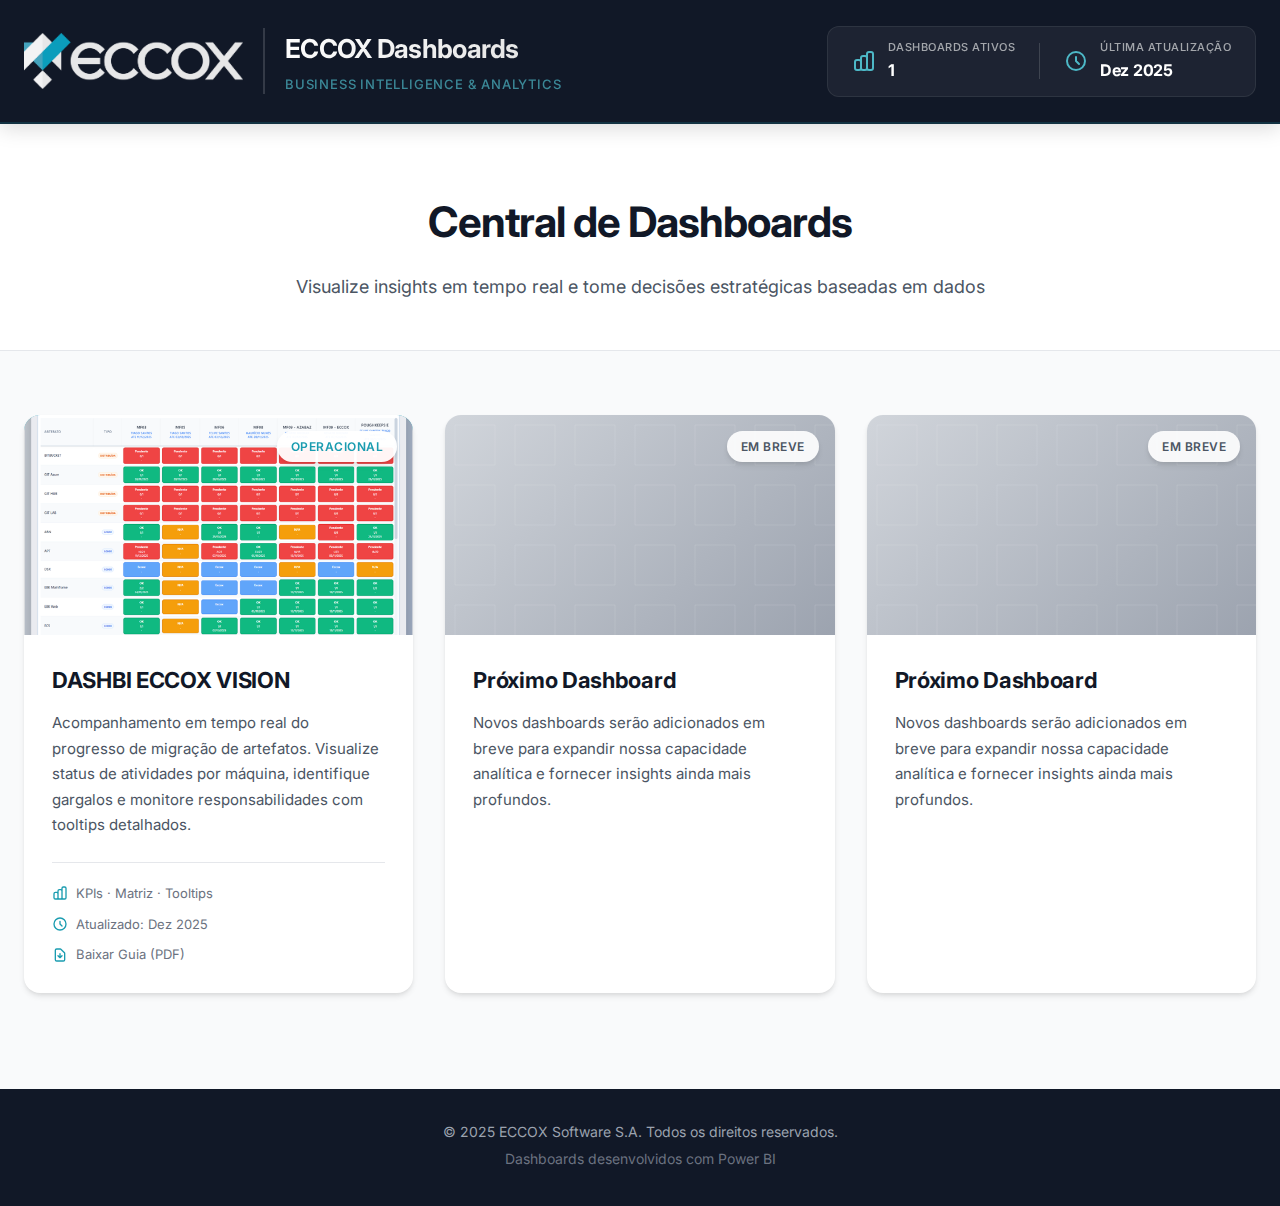
<file: index.html>
<!DOCTYPE html>
<html lang="pt-BR">
<head>
    <meta charset="UTF-8">
    <meta name="viewport" content="width=device-width, initial-scale=1.0">
    <meta name="description" content="Galeria de Dashboards - ECCOX Software">
    <title>Dashboards ECCOX | Business Intelligence</title>
    <link rel="stylesheet" href="assets/css/style.css">
    <link rel="preconnect" href="https://fonts.googleapis.com">
    <link rel="preconnect" href="https://fonts.gstatic.com" crossorigin>
    <link href="https://fonts.googleapis.com/css2?family=Inter:wght@300;400;500;600;700&display=swap" rel="stylesheet">
</head>
<body>
    <!-- Header -->
    <header class="header">
        <div class="container">
            <div class="header-content">
                <div class="logo-section">
                    <img src="assets/images/eccox-logo.png" alt="ECCOX Logo" class="logo">
                    <div class="logo-text">
                        <h1>ECCOX Dashboards</h1>
                        <p>Business Intelligence & Analytics</p>
                    </div>
                </div>
                <nav class="header-nav">
                    <div class="nav-stats">
                        <div class="stat-item">
                            <svg class="stat-icon" fill="none" stroke="currentColor" viewBox="0 0 24 24">
                                <path stroke-linecap="round" stroke-linejoin="round" stroke-width="2" d="M9 19v-6a2 2 0 00-2-2H5a2 2 0 00-2 2v6a2 2 0 002 2h2a2 2 0 002-2zm0 0V9a2 2 0 012-2h2a2 2 0 012 2v10m-6 0a2 2 0 002 2h2a2 2 0 002-2m0 0V5a2 2 0 012-2h2a2 2 0 012 2v14a2 2 0 01-2 2h-2a2 2 0 01-2-2z"></path>
                            </svg>
                            <div class="stat-content">
                                <span class="stat-label">Dashboards Ativos</span>
                                <span class="stat-value">1</span>
                            </div>
                        </div>
                        <div class="stat-divider"></div>
                        <div class="stat-item">
                            <svg class="stat-icon" fill="none" stroke="currentColor" viewBox="0 0 24 24">
                                <path stroke-linecap="round" stroke-linejoin="round" stroke-width="2" d="M12 8v4l3 3m6-3a9 9 0 11-18 0 9 9 0 0118 0z"></path>
                            </svg>
                            <div class="stat-content">
                                <span class="stat-label">Última Atualização</span>
                                <span class="stat-value">Dez 2025</span>
                            </div>
                        </div>
                    </div>
                </nav>
            </div>
        </div>
    </header>

    <!-- Hero Section -->
    <section class="hero">
        <div class="container">
            <div class="hero-content">
                <h2 class="hero-title">Central de Dashboards</h2>
                <p class="hero-subtitle">Visualize insights em tempo real e tome decisões estratégicas baseadas em dados</p>
            </div>
        </div>
    </section>

    <!-- Dashboards Gallery -->
    <section class="gallery">
        <div class="container">
            <div class="gallery-grid">
                
                <!-- Dashboard Card 1 - ECCOX Vision -->
                <article class="dashboard-card">
                    <div class="card-image">
                        <img src="assets/images/previews/eccox-vision-preview.png" alt="ECCOX Vision Dashboard Preview" class="preview-image">
                        <div class="card-badge">Operacional</div>
                        <div class="card-overlay">
                            <a href="dashboards/eccox-vision.html" class="btn-view">Visualizar Dashboard</a>
                        </div>
                    </div>
                    <div class="card-content">
                        <h3 class="card-title">DASHBI ECCOX VISION</h3>
                        <p class="card-description">
                            Acompanhamento em tempo real do progresso de migração de artefatos. 
                            Visualize status de atividades por máquina, identifique gargalos e 
                            monitore responsabilidades com tooltips detalhados.
                        </p>
                        <div class="card-meta">
                            <div class="meta-item">
                                <svg class="icon" fill="none" stroke="currentColor" viewBox="0 0 24 24">
                                    <path stroke-linecap="round" stroke-linejoin="round" stroke-width="2" d="M9 19v-6a2 2 0 00-2-2H5a2 2 0 00-2 2v6a2 2 0 002 2h2a2 2 0 002-2zm0 0V9a2 2 0 012-2h2a2 2 0 012 2v10m-6 0a2 2 0 002 2h2a2 2 0 002-2m0 0V5a2 2 0 012-2h2a2 2 0 012 2v14a2 2 0 01-2 2h-2a2 2 0 01-2-2z"></path>
                                </svg>
                                <span>KPIs · Matriz · Tooltips</span>
                            </div>
                            <div class="meta-item">
                                <svg class="icon" fill="none" stroke="currentColor" viewBox="0 0 24 24">
                                    <path stroke-linecap="round" stroke-linejoin="round" stroke-width="2" d="M12 8v4l3 3m6-3a9 9 0 11-18 0 9 9 0 0118 0z"></path>
                                </svg>
                                <span>Atualizado: Dez 2025</span>
                            </div>
                            <div class="meta-item">
                            <svg class="icon" fill="none" stroke="currentColor" viewBox="0 0 24 24">
                                <path stroke-linecap="round" stroke-linejoin="round" stroke-width="2" d="M12 10v6m0 0l-3-3m3 3l3-3m2 8H7a2 2 0 01-2-2V5a2 2 0 012-2h5.586a1 1 0 01.707.293l5.414 5.414a1 1 0 01.293.707V19a2 2 0 01-2 2z"></path>
                            </svg>
                            <a href="assets/docs/Guia Dashboard EccoxVision.pdf" download class="guide-link">Baixar Guia (PDF)</a>
                        </div>
                        </div>
                    </div>
                </article>

                <!-- Placeholder Card 2 -->
                <article class="dashboard-card card-placeholder">
                    <div class="card-image placeholder-image">
                        <div class="card-badge">Em Breve</div>
                    </div>
                    <div class="card-content">
                        <h3 class="card-title">Próximo Dashboard</h3>
                        <p class="card-description">
                            Novos dashboards serão adicionados em breve para expandir 
                            nossa capacidade analítica e fornecer insights ainda mais profundos.
                        </p>
                    </div>
                </article>

                <!-- Placeholder Card 3 -->
                <article class="dashboard-card card-placeholder">
                    <div class="card-image placeholder-image">
                        <div class="card-badge">Em Breve</div>
                    </div>
                    <div class="card-content">
                        <h3 class="card-title">Próximo Dashboard</h3>
                        <p class="card-description">
                            Novos dashboards serão adicionados em breve para expandir 
                            nossa capacidade analítica e fornecer insights ainda mais profundos.
                        </p>
                    </div>
                </article>

            </div>
        </div>
    </section>

    <!-- Footer -->
    <footer class="footer">
        <div class="container">
            <div class="footer-content">
                <p>&copy; 2025 ECCOX Software S.A. Todos os direitos reservados.</p>
                <p class="footer-note">Dashboards desenvolvidos com Power BI</p>
            </div>
        </div>
    </footer>

    <script src="assets/js/main.js"></script>
</body>
</html>
</file>
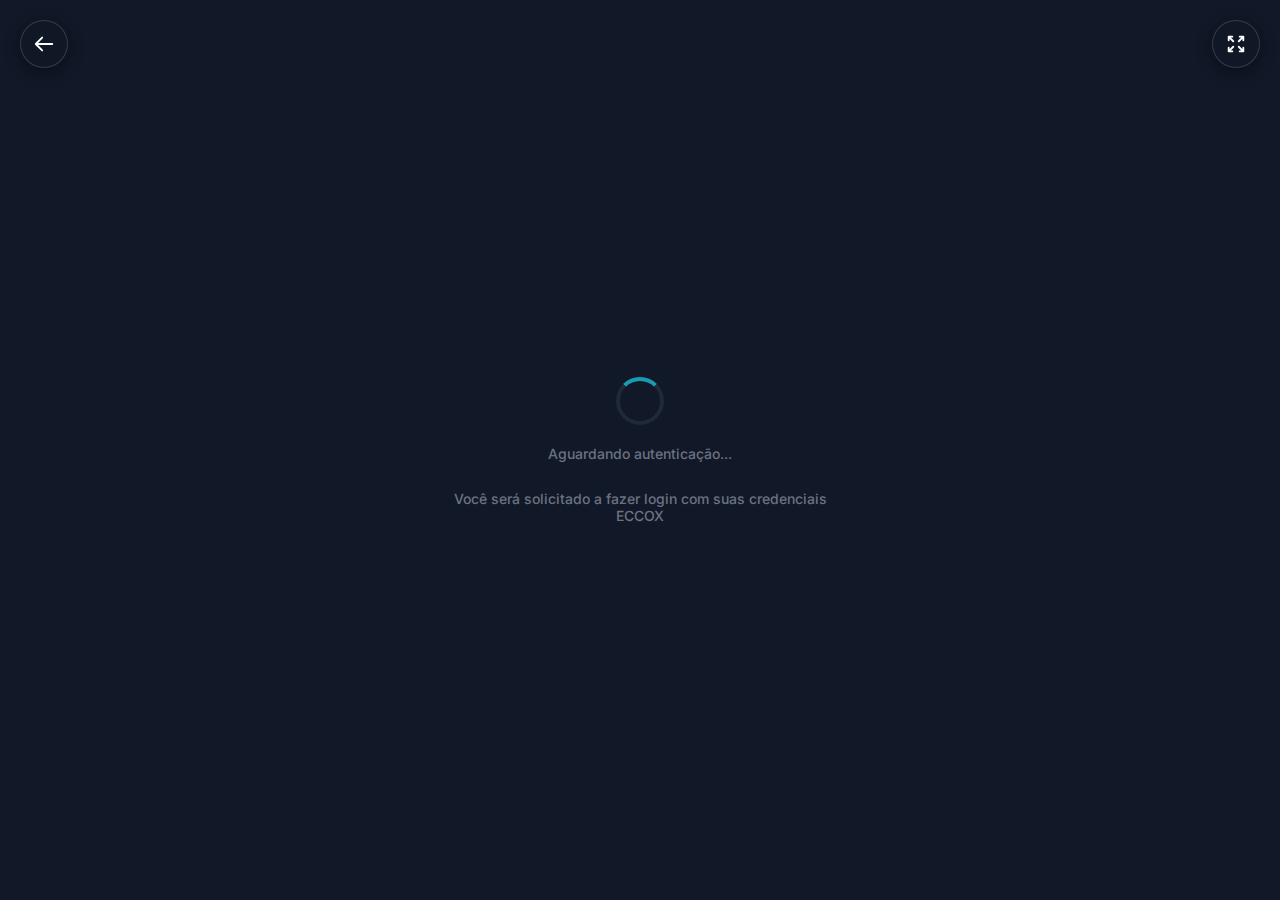
<file: dashboards/eccox-vision.html>
<!DOCTYPE html>
<html lang="pt-BR">
<head>
    <meta charset="UTF-8">
    <meta name="viewport" content="width=device-width, initial-scale=1.0">
    <meta name="description" content="DASHBI ECCOX VISION - Dashboard de Migração de Artefatos">
    <title>DASHBI ECCOX VISION | ECCOX Dashboards</title>
    <link rel="stylesheet" href="../assets/css/dashboard.css">
    <link rel="preconnect" href="https://fonts.googleapis.com">
    <link rel="preconnect" href="https://fonts.gstatic.com" crossorigin>
    <link href="https://fonts.googleapis.com/css2?family=Inter:wght@300;400;500;600;700&display=swap" rel="stylesheet">
</head>
<body>
    <!-- Floating Buttons -->
    <a href="../index.html" class="floating-back" title="Voltar à Galeria">
        <svg class="icon" fill="none" stroke="currentColor" viewBox="0 0 24 24">
            <path stroke-linecap="round" stroke-linejoin="round" stroke-width="2" d="M10 19l-7-7m0 0l7-7m-7 7h18"></path>
        </svg>
    </a>
    <button class="floating-fullscreen" onclick="toggleFullscreen()" title="Tela Cheia">
        <svg class="icon" fill="none" stroke="currentColor" viewBox="0 0 24 24">
            <path stroke-linecap="round" stroke-linejoin="round" stroke-width="2" d="M4 8V4m0 0h4M4 4l5 5m11-1V4m0 0h-4m4 0l-5 5M4 16v4m0 0h4m-4 0l5-5m11 5l-5-5m5 5v-4m0 4h-4"></path>
        </svg>
    </button>

    <!-- Dashboard Container -->
    <main class="dashboard-container">
        <div class="dashboard-wrapper">
            <iframe 
                id="powerbiFrame"
                title="DASHBI-ECCOX-VISION" 
                width="100%" 
                height="100%" 
                src="https://app.powerbi.com/reportEmbed?reportId=c04ddcda-da0c-4f96-b4ba-da31e63247c9&autoAuth=true&ctid=53375b1f-f7ee-4241-bec6-0606e553e414&filterPaneEnabled=false&navContentPaneEnabled=false" 
                frameborder="0" 
                allowFullScreen="true"
                class="dashboard-iframe">
            </iframe>
        </div>

        <!-- Loading Overlay -->
        <div class="loading-overlay" id="loadingOverlay">
            <div class="loading-spinner"></div>
            <p>Aguardando autenticação...</p>
            <p class="loading-info">Você será solicitado a fazer login com suas credenciais ECCOX</p>
        </div>

        <!-- Auth Instructions Overlay -->
        <div class="auth-overlay" id="authOverlay" style="display: none;">
            <div class="auth-card">
                <svg class="auth-icon" fill="none" stroke="currentColor" viewBox="0 0 24 24">
                    <path stroke-linecap="round" stroke-linejoin="round" stroke-width="2" d="M12 15v2m-6 4h12a2 2 0 002-2v-6a2 2 0 00-2-2H6a2 2 0 00-2 2v6a2 2 0 002 2zm10-10V7a4 4 0 00-8 0v4h8z"></path>
                </svg>
                <h3>Autenticação Necessária</h3>
                <p>Para visualizar este dashboard, você precisa estar autenticado com uma conta Microsoft da ECCOX.</p>
                <button class="btn-auth" onclick="reloadDashboard()">
                    <svg class="icon" fill="none" stroke="currentColor" viewBox="0 0 24 24">
                        <path stroke-linecap="round" stroke-linejoin="round" stroke-width="2" d="M4 4v5h.582m15.356 2A8.001 8.001 0 004.582 9m0 0H9m11 11v-5h-.581m0 0a8.003 8.003 0 01-15.357-2m15.357 2H15"></path>
                    </svg>
                    Tentar Novamente
                </button>
                <p class="auth-note">Se continuar com problemas, entre em contato com o suporte de TI</p>
            </div>
        </div>
    </main>

    <script src="../assets/js/dashboard.js"></script>
</body>
</html>
</file>
<file: assets/css/style.css>
/* ========================================
   Global Styles & Variables
   ======================================== */

:root {
    /* ECCOX Brand Colors */
    --primary-color: #1a9cb0;
    --primary-dark: #157a8a;
    --primary-light: #4db8c7;
    
    /* Neutral Colors */
    --gray-50: #f9fafb;
    --gray-100: #f3f4f6;
    --gray-200: #e5e7eb;
    --gray-300: #d1d5db;
    --gray-400: #9ca3af;
    --gray-500: #6b7280;
    --gray-600: #4b5563;
    --gray-700: #374151;
    --gray-800: #1f2937;
    --gray-900: #111827;
    
    /* Semantic Colors */
    --success: #10b981;
    --warning: #f59e0b;
    --error: #ef4444;
    
    /* Shadows */
    --shadow-sm: 0 1px 2px 0 rgba(0, 0, 0, 0.05);
    --shadow-md: 0 4px 6px -1px rgba(0, 0, 0, 0.1), 0 2px 4px -1px rgba(0, 0, 0, 0.06);
    --shadow-lg: 0 10px 15px -3px rgba(0, 0, 0, 0.1), 0 4px 6px -2px rgba(0, 0, 0, 0.05);
    --shadow-xl: 0 20px 25px -5px rgba(0, 0, 0, 0.1), 0 10px 10px -5px rgba(0, 0, 0, 0.04);
    
    /* Spacing */
    --container-max-width: 1280px;
    --spacing-unit: 8px;
}

* {
    margin: 0;
    padding: 0;
    box-sizing: border-box;
}

body {
    font-family: 'Inter', -apple-system, BlinkMacSystemFont, 'Segoe UI', sans-serif;
    font-size: 16px;
    line-height: 1.6;
    color: var(--gray-800);
    background-color: var(--gray-50);
    -webkit-font-smoothing: antialiased;
    -moz-osx-font-smoothing: grayscale;
}

.container {
    max-width: var(--container-max-width);
    margin: 0 auto;
    padding: 0 24px;
}

/* ========================================
   Header
   ======================================== */

.header {
    background: var(--gray-900);
    color: white;
    padding: 0;
    box-shadow: 0 4px 20px rgba(0, 0, 0, 0.15);
    position: sticky;
    top: 0;
    z-index: 1000;
    border-bottom: 2px solid rgba(26, 156, 176, 0.2);
}

.header-content {
    display: flex;
    align-items: center;
    justify-content: space-between;
    padding: 20px 0;
    gap: 40px;
}

.logo-section {
    display: flex;
    align-items: center;
    gap: 20px;
    padding: 8px 0;
}

.logo {
    height: 56px;
    width: auto;
    transition: transform 0.3s ease;
}

.logo:hover {
    transform: scale(1.05);
}

.logo-text {
    border-left: 2px solid rgba(255, 255, 255, 0.15);
    padding-left: 20px;
}

.logo-text h1 {
    font-size: 26px;
    font-weight: 700;
    letter-spacing: -0.7px;
    margin-bottom: 4px;
    background: linear-gradient(135deg, #ffffff 0%, #e0e0e0 100%);
    -webkit-background-clip: text;
    -webkit-text-fill-color: transparent;
    background-clip: text;
}

.logo-text p {
    font-size: 13px;
    font-weight: 500;
    opacity: 0.7;
    letter-spacing: 0.8px;
    text-transform: uppercase;
    color: var(--primary-light);
}

/* Header Navigation & Stats */
.header-nav {
    display: flex;
    align-items: center;
    gap: 32px;
}

.nav-stats {
    display: flex;
    align-items: center;
    gap: 24px;
    background: rgba(255, 255, 255, 0.05);
    padding: 12px 24px;
    border-radius: 12px;
    border: 1px solid rgba(255, 255, 255, 0.08);
    backdrop-filter: blur(10px);
}

.stat-item {
    display: flex;
    align-items: center;
    gap: 12px;
}

.stat-icon {
    width: 24px;
    height: 24px;
    color: var(--primary-light);
    flex-shrink: 0;
}

.stat-content {
    display: flex;
    flex-direction: column;
    gap: 2px;
}

.stat-label {
    font-size: 11px;
    font-weight: 500;
    color: rgba(255, 255, 255, 0.6);
    text-transform: uppercase;
    letter-spacing: 0.5px;
}

.stat-value {
    font-size: 16px;
    font-weight: 700;
    color: white;
    letter-spacing: -0.3px;
}

.stat-divider {
    width: 1px;
    height: 36px;
    background: rgba(255, 255, 255, 0.15);
}

/* ========================================
   Hero Section
   ======================================== */

.hero {
    background: white;
    padding: 64px 0 48px;
    border-bottom: 1px solid var(--gray-200);
}

.hero-content {
    text-align: center;
    max-width: 720px;
    margin: 0 auto;
}

.hero-title {
    font-size: 42px;
    font-weight: 700;
    color: var(--gray-900);
    margin-bottom: 16px;
    letter-spacing: -1px;
}

.hero-subtitle {
    font-size: 18px;
    color: var(--gray-600);
    line-height: 1.7;
    font-weight: 400;
}

/* ========================================
   Gallery Section
   ======================================== */

.gallery {
    padding: 64px 0 96px;
}

.gallery-grid {
    display: grid;
    grid-template-columns: repeat(auto-fill, minmax(380px, 1fr));
    gap: 32px;
}

/* ========================================
   Dashboard Cards
   ======================================== */

.dashboard-card {
    background: white;
    border-radius: 16px;
    overflow: hidden;
    box-shadow: var(--shadow-md);
    transition: all 0.3s cubic-bezier(0.4, 0, 0.2, 1);
    display: flex;
    flex-direction: column;
    height: 100%;
}

.dashboard-card:hover {
    transform: translateY(-8px);
    box-shadow: var(--shadow-xl);
}

.card-image {
    position: relative;
    height: 220px;
    background: linear-gradient(135deg, var(--primary-light) 0%, var(--primary-color) 100%);
    display: flex;
    align-items: center;
    justify-content: center;
    overflow: hidden;
}

.card-image::before {
    content: '';
    position: absolute;
    top: 0;
    left: 0;
    right: 0;
    bottom: 0;
    background: url('data:image/svg+xml,<svg width="60" height="60" xmlns="http://www.w3.org/2000/svg"><path d="M10 10h40v40H10z" fill="none" stroke="rgba(255,255,255,0.1)" stroke-width="1"/></svg>');
    background-size: 60px 60px;
}

.card-badge {
    position: absolute;
    top: 16px;
    right: 16px;
    background: rgba(255, 255, 255, 0.95);
    color: var(--primary-color);
    padding: 6px 14px;
    border-radius: 20px;
    font-size: 12px;
    font-weight: 600;
    text-transform: uppercase;
    letter-spacing: 0.5px;
    box-shadow: var(--shadow-md);
    z-index: 3;
}

.card-overlay {
    position: absolute;
    inset: 0;
    background: rgba(26, 156, 176, 0.20);
    backdrop-filter: blur(2px);
    display: flex;
    align-items: center;
    justify-content: center;
    opacity: 0;
    transition: opacity 0.3s ease;
    z-index: 2;
}

.dashboard-card:hover .card-overlay {
    opacity: 1;
}

.btn-view {
    display: inline-flex;
    align-items: center;
    gap: 8px;
    padding: 14px 28px;
    background: white;
    color: var(--primary-color);
    text-decoration: none;
    font-weight: 600;
    font-size: 15px;
    border-radius: 8px;
    box-shadow: var(--shadow-lg);
    transition: all 0.2s ease;
}

.btn-view:hover {
    transform: scale(1.05);
    box-shadow: var(--shadow-xl);
}

.card-content {
    padding: 28px;
    flex: 1;
    display: flex;
    flex-direction: column;
}

.card-title {
    font-size: 22px;
    font-weight: 700;
    color: var(--gray-900);
    margin-bottom: 12px;
    letter-spacing: -0.3px;
}

.card-description {
    font-size: 15px;
    color: var(--gray-600);
    line-height: 1.7;
    margin-bottom: 24px;
    flex: 1;
}

.card-meta {
    display: flex;
    flex-direction: column;
    gap: 10px;
    padding-top: 20px;
    border-top: 1px solid var(--gray-200);
}

.meta-item {
    display: flex;
    align-items: center;
    gap: 8px;
    font-size: 13px;
    color: var(--gray-500);
}

.meta-item .icon {
    width: 16px;
    height: 16px;
    color: var(--primary-color);
}

/* Card Preview Image */
.preview-image {
    position: absolute;
    top: 0;
    left: 0;
    width: 100%;
    height: 100%;
    object-fit: cover;
    z-index: 1;
}

/* Guide Link */
.guide-link {
    color: var(--gray-500);
    text-decoration: none;
    transition: color 0.2s ease;
}

.guide-link:hover {
    color: var(--primary-color);
    text-decoration: underline;
}

/* Placeholder Cards */
.card-placeholder {
    opacity: 0.6;
}

.placeholder-image {
    background: linear-gradient(135deg, var(--gray-300) 0%, var(--gray-400) 100%);
}

.card-placeholder .card-badge {
    background: rgba(255, 255, 255, 0.9);
    color: var(--gray-600);
}

.card-placeholder:hover {
    transform: none;
    cursor: default;
}

.card-placeholder .card-overlay {
    display: none;
}

/* ========================================
   Footer
   ======================================== */

.footer {
    background: var(--gray-900);
    color: var(--gray-400);
    padding: 32px 0;
    margin-top: auto;
}

.footer-content {
    text-align: center;
}

.footer-content p {
    font-size: 14px;
    margin-bottom: 4px;
}

.footer-note {
    font-size: 13px;
    color: var(--gray-500);
}

/* ========================================
   Responsive Design
   ======================================== */

@media (max-width: 1024px) {
    .nav-stats {
        padding: 10px 16px;
        gap: 16px;
    }
    
    .stat-label {
        font-size: 10px;
    }
    
    .stat-value {
        font-size: 14px;
    }
}

@media (max-width: 768px) {
    .hero-title {
        font-size: 32px;
    }
    
    .hero-subtitle {
        font-size: 16px;
    }
    
    .garo {
        padding: 40px 0 32px;
    }
    
    .gallery {
        padding: 40px 0 64px;
    }
    
    .card-content {
        padding: 20px;
    }
    
    .stat-content {
        display: none;
    }
    
    .stat-item {
        flex-direction: column;
        gap: 4px;
    }
    
    .stat-icon {
        width: 20px;
        height: 20px;
    }
    
    .nav-stats {
        gap: 12px;
        padding: 8px 12px;
    }
    
    .stat-divider {
        height: 24
    }
    
    .logo-text {
        padding-left: 12px;
    }
    
    .logo-text h1 {
        font-size: 20px;
    }
    
    .logo {
        height: 44px;
    }
    
    .nav-stats {
        width: 100%;
        justify-content: space-between;
        padding: 12px 16px;
    }
    
    .stat-item {
        flex: 1;
        justify-content: center;
    }
}

@media (max-width: 480px) {
    .header {
        padding: 16px 0;
    }
    
    .hero {
        padding: 40px 0 32px;
    }
    
    .gallery {
        padding: 40px 0 64px;
    }
    
    .card-content {
        padding: 20px;
    }
}
</file>
<file: assets/css/dashboard.css>
/* ========================================
   Dashboard Page Styles
   ======================================== */

:root {
    --primary-color: #1a9cb0;
    --primary-dark: #157a8a;
    --gray-50: #f9fafb;
    --gray-100: #f3f4f6;
    --gray-200: #e5e7eb;
    --gray-500: #6b7280;
    --gray-600: #4b5563;
    --gray-700: #374151;
    --gray-800: #1f2937;
    --gray-900: #111827;
    --shadow-md: 0 4px 6px -1px rgba(0, 0, 0, 0.1), 0 2px 4px -1px rgba(0, 0, 0, 0.06);
}

* {
    margin: 0;
    padding: 0;
    box-sizing: border-box;
}

body {
    font-family: 'Inter', -apple-system, BlinkMacSystemFont, 'Segoe UI', sans-serif;
    background-color: var(--gray-900);
    overflow: hidden;
    height: 100vh;
    margin: 0;
    padding: 0;
}

/* ========================================
   Floating Action Buttons
   ======================================== */

.floating-back,
.floating-fullscreen {
    position: fixed;
    top: 20px;
    width: 48px;
    height: 48px;
    background: rgba(17, 24, 39, 0.9);
    backdrop-filter: blur(12px);
    border-radius: 50%;
    border: 1px solid rgba(75, 85, 99, 0.6);
    box-shadow: 0 4px 16px rgba(0, 0, 0, 0.4);
    transition: all 0.3s ease;
    z-index: 9999;
    display: flex;
    align-items: center;
    justify-content: center;
    text-decoration: none;
    color: white;
    cursor: pointer;
    opacity: 1;
    pointer-events: all;
}

.floating-back {
    left: 20px;
}

.floating-fullscreen {
    right: 20px;
}

.floating-back:hover,
.floating-fullscreen:hover {
    background: rgba(26, 156, 176, 0.95);
    border-color: var(--primary-color);
    transform: scale(1.15);
    box-shadow: 0 6px 20px rgba(26, 156, 176, 0.5);
}

.floating-back .icon,
.floating-fullscreen .icon {
    width: 22px;
    height: 22px;
    stroke-width: 2.5;
}

/* ========================================
   Dashboard Container
   ======================================== */

.dashboard-container {
    font-size: 20px;
    width: 100%;
    height: 100vh;
    display: flex;
    flex-direction: column;
    position: relative;
    overflow: hidden;
}

.dashboard-wrapper {
    flex: 1;
    position: relative;
    background: var(--gray-900);
}

.dashboard-iframe {
    position: absolute;
    top: 0;
    left: 0;
    width: 100%;
    height: 100%;
    border: none;
}

/* ========================================
   Loading Overlay
   ======================================== */

.loading-overlay {
    position: absolute;
    inset: 0;
    background: var(--gray-900);
    display: flex;
    flex-direction: column;
    align-items: center;
    justify-content: center;
    gap: 20px;
    z-index: 999;
    transition: opacity 0.3s ease, visibility 0.3s ease;
}

.loading-overlay.hidden {
    opacity: 0;
    visibility: hidden;
}

.loading-spinner {
    width: 48px;
    height: 48px;
    border: 4px solid var(--gray-800);
    border-top-color: var(--primary-color);
    border-radius: 50%;
    animation: spin 1s linear infinite;
}

@keyframes spin {
    to { transform: rotate(360deg); }
}

.loading-overlay p {
    color: var(--gray-500);
    font-size: 14px;
    font-weight: 500;
}

.loading-info {
    font-size: 12px;
    color: var(--gray-600);
    font-weight: 400;
    margin-top: 8px;
    max-width: 400px;
    text-align: center;
}

/* ========================================
   Auth Overlay
   ======================================== */

.auth-overlay {
    position: fixed;
    top: 0;
    left: 0;
    width: 100%;
    height: 100%;
    background: rgba(0, 0, 0, 0.85);
    backdrop-filter: blur(10px);
    display: flex;
    align-items: center;
    justify-content: center;
    z-index: 2000;
}

.auth-card {
    background: var(--gray-900);
    border: 1px solid rgba(26, 156, 176, 0.2);
    border-radius: 16px;
    padding: 3rem 2.5rem;
    max-width: 500px;
    text-align: center;
    box-shadow: 0 20px 60px rgba(0, 0, 0, 0.5);
}

.auth-icon {
    width: 64px;
    height: 64px;
    margin: 0 auto 1.5rem;
    color: var(--primary-color);
    opacity: 0.9;
}

.auth-card h3 {
    font-size: 1.75rem;
    font-weight: 600;
    color: var(--gray-100);
    margin-bottom: 1rem;
}

.auth-card p {
    color: var(--gray-500);
    line-height: 1.6;
    margin-bottom: 2rem;
}

.btn-auth {
    display: inline-flex;
    align-items: center;
    gap: 0.75rem;
    background: linear-gradient(135deg, var(--primary-color), var(--primary-dark));
    color: white;
    border: none;
    padding: 1rem 2rem;
    border-radius: 8px;
    font-size: 1rem;
    font-weight: 600;
    cursor: pointer;
    transition: all 0.3s ease;
    box-shadow: 0 4px 12px rgba(26, 156, 176, 0.3);
}

.btn-auth:hover {
    transform: translateY(-2px);
    box-shadow: 0 6px 20px rgba(26, 156, 176, 0.4);
}

.btn-auth:active {
    transform: translateY(0);
}

.btn-auth .icon {
    width: 20px;
    height: 20px;
}

.auth-note {
    margin-top: 1.5rem;
    font-size: 0.85rem;
    color: var(--gray-600);
    margin-bottom: 0;
}

/* ========================================
   Fullscreen Mode
   ======================================== */

.dashboard-container.fullscreen {
    position: fixed;
    inset: 0;
    z-index: 9999;
}

.dashboard-container.fullscreen .dashboard-header {
    display: none;
}

/* ========================================
   Responsive Design
   ======================================== */

@media (max-width: 768px) {
    .header-container {
        padding: 0 16px;
    }
    
    .header-title h1 {
        font-size: 16px;
    }
    
    .header-subtitle {
        display: none;
    }
    
    .btn-back span {
        display: none;
    }
    
    .btn-back {
        padding: 10px 12px;
    }
}

@media (max-width: 480px) {
    .dashboard-header {
        padding: 8px 0;
    }
    
    .header-title h1 {
        font-size: 14px;
    }
}
</file>
